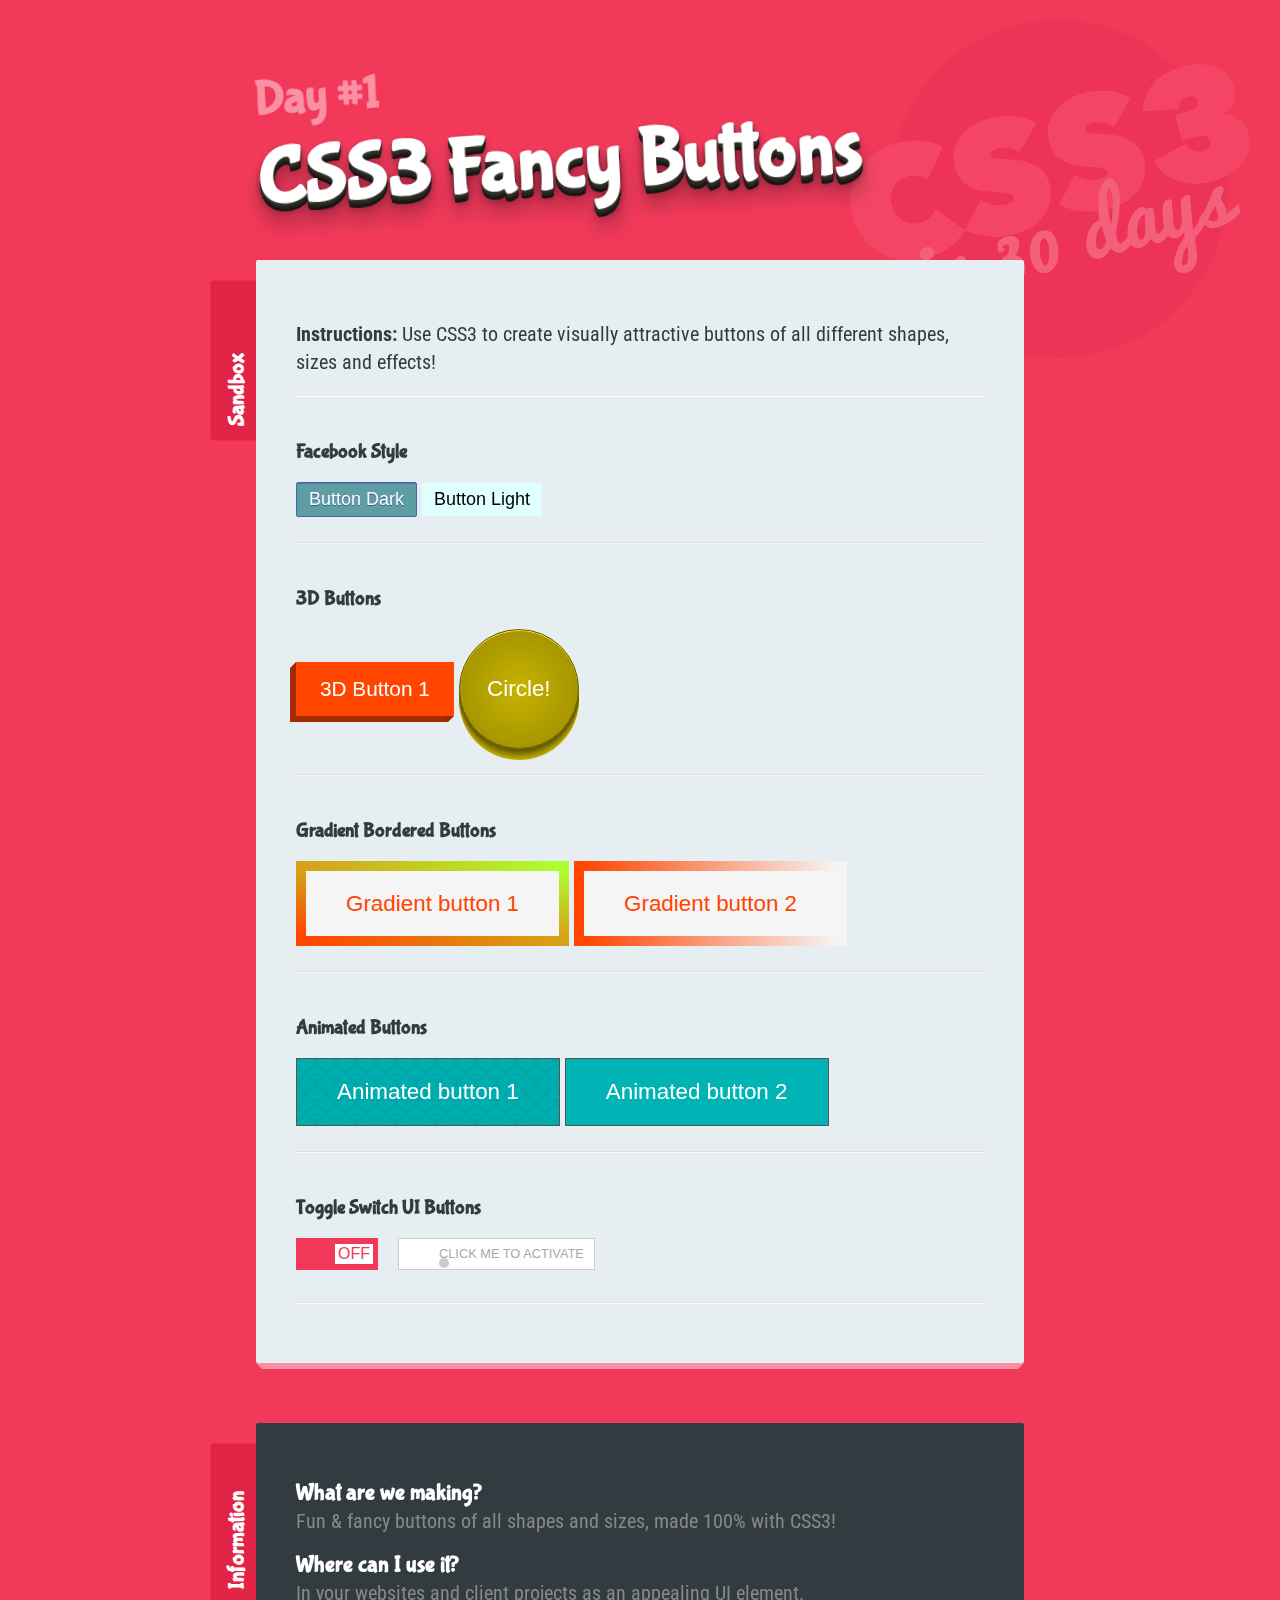
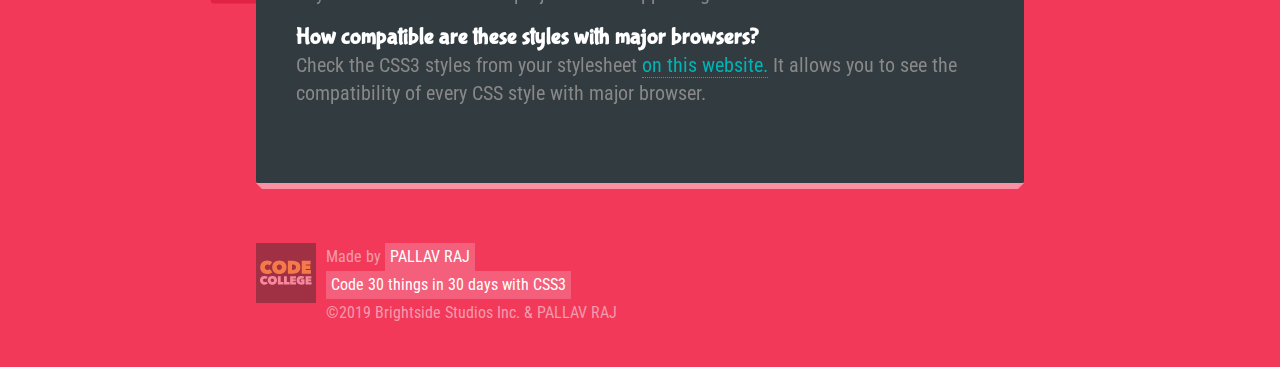
<file: Day 1/index.html>
<!DOCTYPE html>
<html>
  <head>
    <meta charset="utf-8">
    <title>CSS3 Fancy Buttons | Code 30 Things in 30 Days with CSS3</title>

    <!-- NORMALIZE CSS -->
    <link rel="stylesheet" href="../_theme-styles/normalize.css">

    <!-- PROJECT THEME CSS -->
    <link rel="stylesheet" href="../_theme-styles/theme.css">

    <!-- SANDBOX CSS (this is your file!) -->
    <link rel="stylesheet" href="sandbox.css">

<link href="https://fonts.googleapis.com/css?family=Bubblegum+Sans|Nova+Mono|Roboto+Condensed" rel="stylesheet">
  </head>
  <body>
    <h1><small>Day #1</small> CSS3 Fancy Buttons</h1>



    <div class="sandbox">
      <h2>Sandbox <small>This is where I play</small></h2>
      <div class="content">

        <p><strong>Instructions:</strong> Use CSS3 to create visually attractive buttons of all different shapes, sizes and effects!</p>

        <section>

          <h4>Facebook Style</h4>
          <button type="button" name="button" class="facebook-style-btn facebook-style-dark">Button Dark</button>

          <button type="button" name="button" class="facebook-style-btn facebook-style-light">Button Light</button>

        </section>

        <section>

          <h4>3D Buttons</h4>
          <button type="button" name="button" class="btn-3d-1">3D Button 1</button>

          <button type="button" name="button" class="btn-3d-2">Circle!</button>

        </section>

        <section>

          <h4>Gradient Bordered Buttons</h4>
          <button type="button" name="button" class="gradient-button-1">Gradient button 1</button>
          <button type="button" name="button" class="gradient-button-2">Gradient button 2</button>

        </section>

        <section>

          <h4>Animated Buttons</h4>

          <button type="button" name="button" class="animated-button-1">Animated button 1</button>
          <button type="button" name="button" class="animated-button-2">Animated button 2</button>

        </section>

        <section>

          <h4>Toggle Switch UI Buttons</h4>

          <label for="toggle1" class="toggle-1">
            <input type="checkbox" id="toggle1" class="toggle-1__input" />
            <span class="toggle-1__button"></span>
          </label>

          <label for="toggle2" class="toggle-2">
            <input type="checkbox" id="toggle2" class="toggle-2__input" />
            <span class="toggle-2__button">Click me to activate</span>
          </label>
        </section>

      </div>
    </div>

    <!--<div class="final-result">-->
        <!--<h2>Final Result <small>Use this for reference!</small></h2>-->
        <!--<div class="content">-->

          <!--<section>-->

            <!--<h4>Facebook Style</h4>-->
            <!--<button type="button" name="button" class="final__facebook-style-btn final__facebook-style-dark">Button Dark</button>-->

            <!--<button type="button" name="button" class="final__facebook-style-btn final__facebook-style-light">Button Light</button>-->

          <!--</section>-->

          <!--<section>-->

            <!--<h4>3D Buttons</h4>-->
            <!--<button type="button" name="button" class="final__btn-3d-1">3D Button 1</button>-->

            <!--<button type="button" name="button" class="final__btn-3d-2">Circle!</button>-->

          <!--</section>-->

          <!--<section>-->

            <!--<h4>Gradient Bordered Buttons</h4>-->
            <!--<button type="button" name="button" class="final__gradient-button-1">Gradient button 1</button>-->
            <!--<button type="button" name="button" class="final__gradient-button-2">Gradient button 2</button>-->

          <!--</section>-->

          <!--<section>-->

            <!--<h4>Animated Buttons</h4>-->

            <!--<button type="button" name="button" class="final__animated-button-1">Animated button 1</button>-->
            <!--<button type="button" name="button" class="final__animated-button-2">Animated button 2</button>-->

          <!--</section>-->

          <!--<section>-->

            <!--<h4>Toggle Switch UI Buttons</h4>-->


            <!--<label for="final-toggle1" class="final__toggle-1">-->
              <!--<input type="checkbox" id="final-toggle1" class="final__toggle-1__input" />-->
              <!--<span class="final__toggle-1__button"></span>-->
            <!--</label>-->

            <!--<label for="final-toggle2" class="final__toggle-2">-->
              <!--<input type="checkbox" id="final-toggle2" class="final__toggle-2__input" />-->
              <!--<span class="final__toggle-2__button">Click me to activate</span>-->
            <!--</label>-->


          <!--</section>-->

        <!--</div>-->
    <!--</div>-->

    <div class="info">
      <h2>Information <small>About this lesson</small></h2>
      <h3>What are we making?</h3>
      <p>Fun &amp; fancy buttons of all shapes and sizes, made 100% with CSS3!</p>

      <h3>Where can I use it?</h3>
      <p>In your websites and client projects as an appealing UI element.</p>

      <h3>How compatible are these styles with major browsers?</h3>
      <p>Check the CSS3 styles from your stylesheet <a href="http://caniuse.com/">on this website.</a> It allows you to see the compatibility of every CSS style with major browser.</p>
    </div>

    <footer>
      <div class="logo">
        <a href="http://codecollege.ca/" id="logo">

          <img src="../_theme-styles/img/bggray.svg" width="60px" id="logo_bg-gray">
          <img src="../_theme-styles/img/bgyellow.svg" width="60px" id="logo_bg-yellow">
          <img src="../_theme-styles/img/codecollegelogo.svg" width="60px" id="logo_codecollege">

          <!-- <img src="../_theme-styles/img/codecollegelogo.png" alt="Learn to Code at CodeCollege.ca" height="60px"> -->

        </a>
      </div>
      <div class="made-by">
        Made by <a href="http://bradhussey.ca/">PALLAV RAJ</a>
      </div>
      <div class="course">
        <a href="http://codecollege.ca/">Code 30 things in 30 days with CSS3</a>
      </div>
      <div class="copyright">
        &copy;2019 Brightside Studios Inc. & PALLAV RAJ
      </div>
    </footer>
  </body>
</html>
</file>
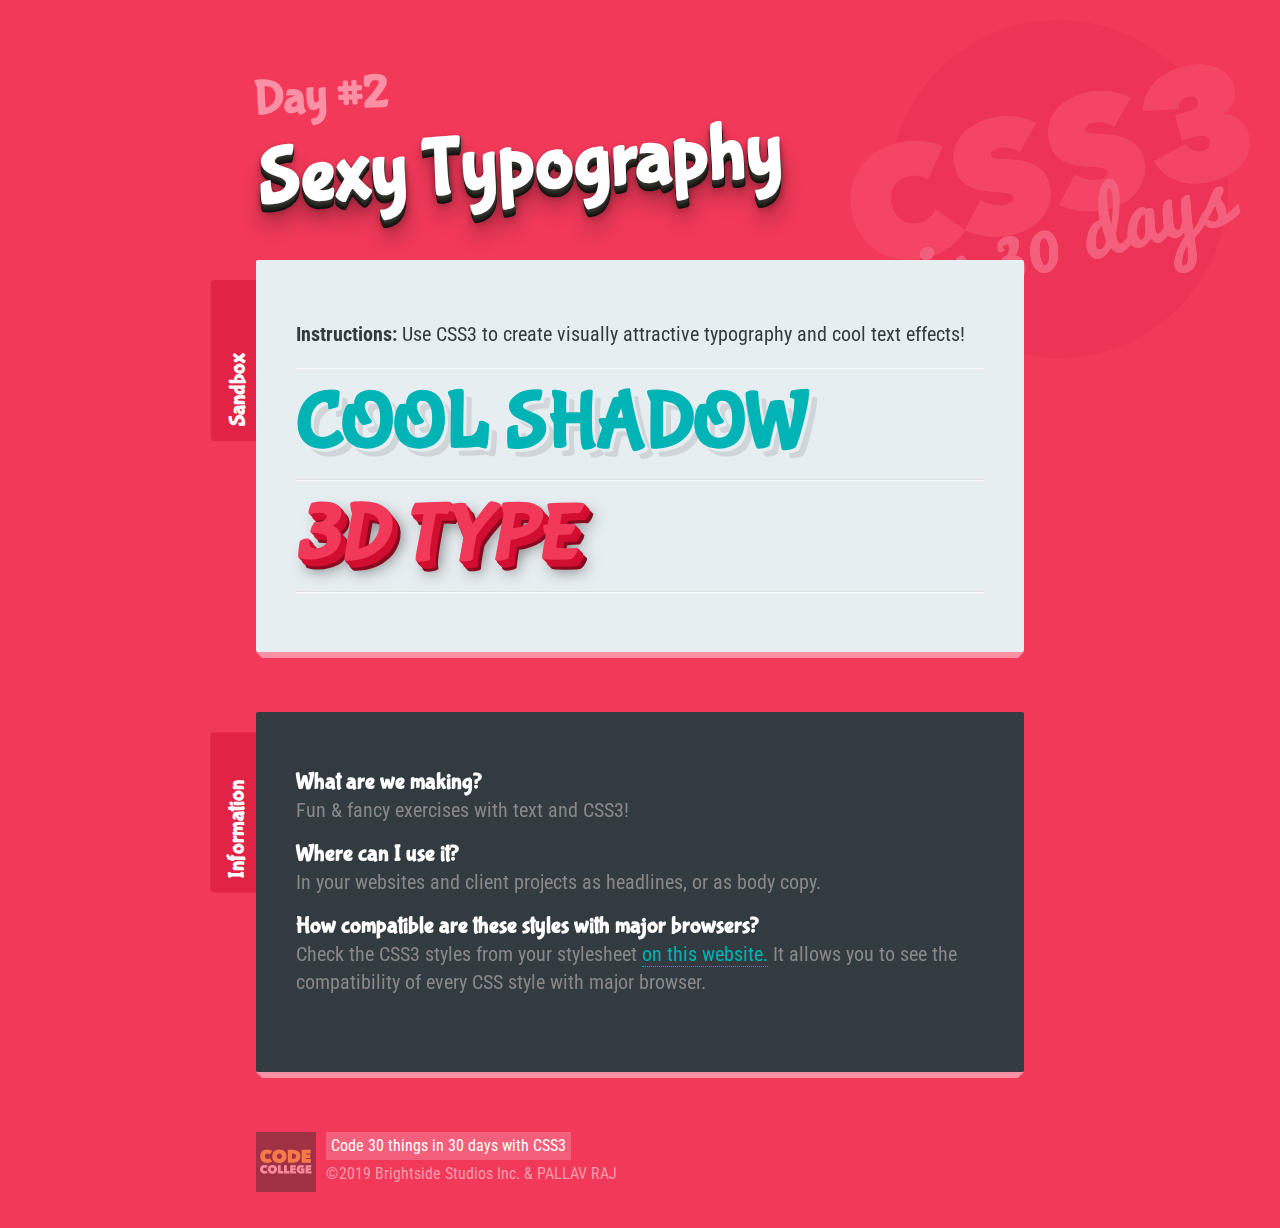
<file: DAY 2/index.html>
<!DOCTYPE html>
<html>
  <head>
    <meta charset="utf-8">
    <title>Sexy Typography | Code 30 Things in 30 Days with CSS3</title>

    <!-- NORMALIZE CSS -->
    <link rel="stylesheet" href="../_theme-styles/normalize.css">

    <!-- PROJECT THEME CSS -->
    <link rel="stylesheet" href="../_theme-styles/theme.css">


    <!-- SANDBOX CSS (this is your file!) -->
    <link rel="stylesheet" href="sandbox.css">

<link href="https://fonts.googleapis.com/css?family=Bubblegum+Sans|Nova+Mono|Roboto+Condensed" rel="stylesheet">
  </head>
  <body>
    <h1><small>Day #2</small> Sexy Typography</h1>



    <div class="sandbox">
      <h2>Sandbox <small>This is where you play</small></h2>
      <div class="content">

        <p><strong>Instructions:</strong> Use CSS3 to create visually attractive typography and cool text effects!</p>

        <section>

          <h4 class="shadow-typo">Cool Shadow</h4>

        </section>

        <section>

          <h4 class="threedee-typo">3D Type</h4>

        </section>

      </div>
    </div>



    <div class="info">
      <h2>Information <small>About this lesson</small></h2>
      <h3>What are we making?</h3>
      <p>Fun &amp; fancy exercises with text and CSS3!</p>

      <h3>Where can I use it?</h3>
      <p>In your websites and client projects as headlines, or as body copy.</p>

      <h3>How compatible are these styles with major browsers?</h3>
      <p>Check the CSS3 styles from your stylesheet <a href="http://caniuse.com/">on this website.</a> It allows you to see the compatibility of every CSS style with major browser.</p>
    </div>

    <footer>
      <div class="logo">
        <a href="http://codecollege.ca/" id="logo">

          <img src="../_theme-styles/img/bggray.svg" width="60px" id="logo_bg-gray">
          <img src="../_theme-styles/img/bgyellow.svg" width="60px" id="logo_bg-yellow">
          <img src="../_theme-styles/img/codecollegelogo.svg" width="60px" id="logo_codecollege">

          <!-- <img src="../_theme-styles/img/codecollegelogo.png" alt="Learn to Code at CodeCollege.ca" height="60px"> -->

        </a>
      </div>

      <div class="course">
        <a href="http://codecollege.ca/">Code 30 things in 30 days with CSS3</a>
      </div>
      <div class="copyright">
        &copy;2019 Brightside Studios Inc. & PALLAV RAJ
      </div>
    </footer>
  </body>
</html>
</file>
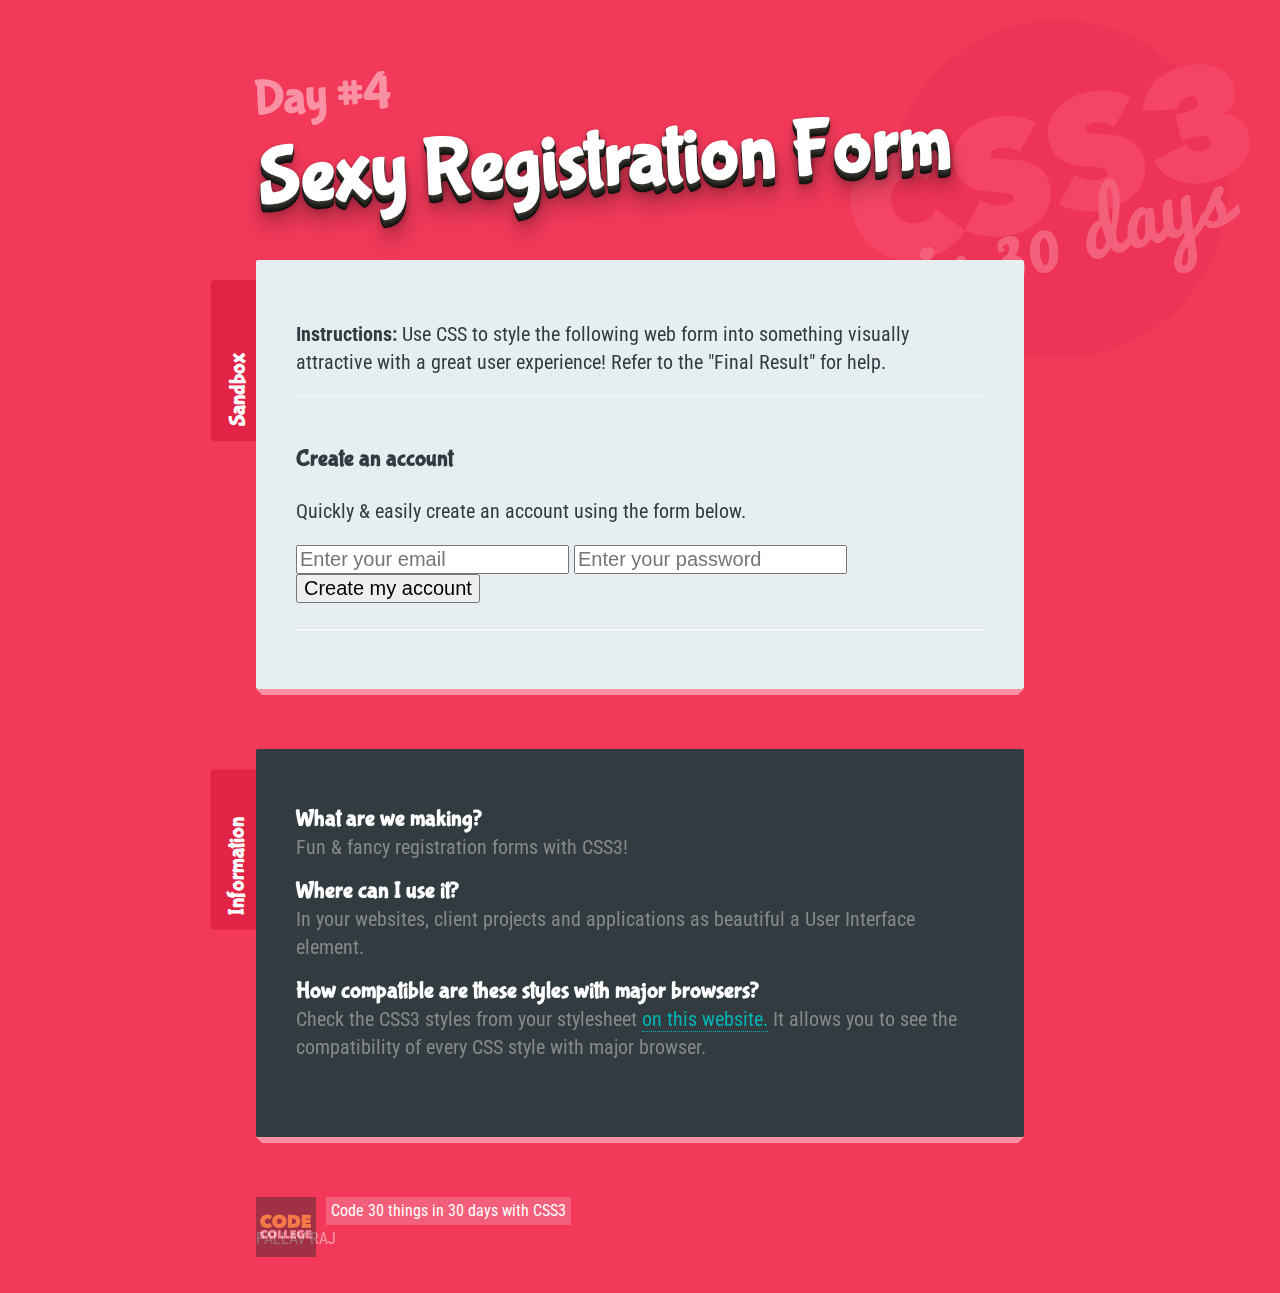
<file: DAY 4/index.html>
<!DOCTYPE html>
<html>
  <head>
    <meta charset="utf-8">
    <title>Sexy Registration Form | Code 30 Things in 30 Days with CSS3</title>

    <!-- NORMALIZE CSS -->
    <link rel="stylesheet" href="../_theme-styles/normalize.css">

    <!-- PROJECT THEME CSS -->
    <link rel="stylesheet" href="../_theme-styles/theme.css">


    <!-- SANDBOX CSS (this is your file!) -->
    <link rel="stylesheet" href="sandbox.css">

<link href="https://fonts.googleapis.com/css?family=Bubblegum+Sans|Nova+Mono|Roboto+Condensed" rel="stylesheet">
  </head>
  <body>
    <h1><small>Day #4</small> Sexy Registration Form</h1>



    <div class="sandbox">
      <h2>Sandbox <small>This is where you play</small></h2>
      <div class="content">

        <p><strong>Instructions:</strong> Use CSS to style the following web form into something visually attractive with a great user experience! Refer to the "Final Result" for help.</p>

        <section>

          <div class="register-wrapper">
            <div class="register-block">
              <h3 class="register-title">Create an account</h3>
              <p>Quickly &amp; easily create an account using the form below.</p>
              <form action="">
                <input type="email" placeholder="Enter your email"/>
                <input type="password" placeholder="Enter your password" />
                <input type="submit" value="Create my account"/>
              </form>
            </div>
          </div>

        </section>

      </div>
    </div>


    <div class="info">
      <h2>Information <small>About this lesson</small></h2>
      <h3>What are we making?</h3>
      <p>Fun &amp; fancy registration forms with CSS3!</p>

      <h3>Where can I use it?</h3>
      <p>In your websites, client projects and applications as beautiful a User Interface element.</p>

      <h3>How compatible are these styles with major browsers?</h3>
      <p>Check the CSS3 styles from your stylesheet <a href="http://caniuse.com/">on this website.</a> It allows you to see the compatibility of every CSS style with major browser.</p>
    </div>

    <footer>
      <div class="logo">
        <a href="http://codecollege.ca/" id="logo">

          <img src="../_theme-styles/img/bggray.svg" width="60px" id="logo_bg-gray">
          <img src="../_theme-styles/img/bgyellow.svg" width="60px" id="logo_bg-yellow">
          <img src="../_theme-styles/img/codecollegelogo.svg" width="60px" id="logo_codecollege">

          <!-- <img src="../_theme-styles/img/codecollegelogo.png" alt="Learn to Code at CodeCollege.ca" height="60px"> -->

        </a>
      </div>
      <div class="course">
        <a href="http://codecollege.ca/">Code 30 things in 30 days with CSS3</a>
      </div>
       PALLAV RAJ
      </div>
    </footer>
  </body>
</html>
</file>
<file: _theme-styles/theme.css>
/* ========================================
   THEME.CSS
   These are the styles for the theme of
   the lesson.

   Course:  CSS3 in 30 Days
   Author:  Brad Hussey
   Website: codecollege.ca
   ====================================== */

body {
  font-family: 'Roboto Condensed', "Helvetica Neue", Helvetica, Arial, sans-serif;

  /* DARK PINK */
  background: #f2395a;

  /*TEAL*/
  /*background: #00B3B4;*/

  font-size: 20px;
  line-height: 28px;
  color: #323b40;
  margin: 40px 0;
}

  body::before {
    position: fixed;
    content: "";
    height: 400px;
    width: 400px;
    top: 20px;
    right: 30px;
    background: url('../_theme-styles/img/CSS30_Logo.png') no-repeat;
    background-size: 100%;
    opacity: .2;
  }


h1,h2,h3,h4,h5,h6 {
  font-family: 'Bubblegum Sans', cursive;
}

  h1 {
    width: 60%;
    max-width: 960px;
    margin: 0 auto 60px;
    transform: rotate(-3deg);
    color: white;
    text-align: left;
    font-size: 5rem;
    line-height: 5rem;
    text-shadow:  0 1px 0 hsl(52,7%,20%),
                  0 2px 0 hsl(52,7%,18%),
                  0 3px 0 hsl(52,7%,16%),
                  0 4px 0 hsl(52,7%,14%),
                  0 5px 0 hsl(52,7%,12%),
                  0 6px 0 hsl(52,7%,10%),
                  0 7px 0 hsl(52,7%,8%),
                  0 8px 0 hsl(52,7%,6%),

                  0 0 5px rgba(0,0,0,.05),
                  0 1px 3px rgba(0,0,0,.2),
                  0 3px 5px rgba(0,0,0,.2),
                  0 5px 10px rgba(0,0,0,.2),
                  0 10px 10px rgba(0,0,0,.2),
                  0 20px 20px rgba(0,0,0,.3);
  }

    h1 small {
      font-size: 3rem;
      display: block;
      color: #fa90a3;
      text-shadow: none;
    }


  h2 {
    color: white;
  }

    h2 small {
      font-weight: normal;
      font-size: 1rem;
      display: block;
      color: #323b40;
    }

  h3 small {
    font-weight: normal;
    font-family: 'Roboto Condensed', "Helvetica Neue", Helvetica, Arial, sans-serif;
    color: #888;
    display: block;
  }

  h4 {
    margin: 1rem 0
  }


a:link, a:visited {
  color: #00B3B4;
  text-decoration: none;
  border-bottom: dotted 1px #00B3B4;
}
  a:hover {
    background: #00B3B4;
    color: white;
    text-decoration: none;
  }


button {
  font-size: 1rem;
}


code {
  background: #fd6000;
  color: white;
  padding: 4px 6px;
  font-family: 'Nova Mono', monospace;
  font-size: 1rem;
  border-radius: 2px;
  box-shadow: inset 0 1px 2px #5e2400;
  display: inline-block;
}


section {
  position: relative;
  border-top: solid 1px #f9f9f9;
  border-bottom: solid 1px #ddd;
  padding: 25px 0;
}

  section:first-child::before {
    position: absolute;
    content: "";
    width: 100%;
    height: 1px;
    border-top: solid 1px #ddd;
    top: -2px;
    left: 0;
  }

  section:last-child::after {
    position: absolute;
    content: "";
    width: 100%;
    border-top: solid 1px white;
    bottom: -2px;
    left: 0;
  }

  section footer {
    margin: inherit;
    width: inherit;
    color: inherit;
    font-size: inherit;
  }

  section header,
  section article,
  section nav,
  section aside,
  section footer,
  section .logo,
  section .articles {
    background: rgba(140, 204, 231, 0.2);
    border: solid 1px rgba(140, 204, 231, 0.3);
    padding: 2%;
    margin: 0 0 2%;
    font-size: 1rem;
    box-sizing: border-box;
  }

  section ul {
    list-style: none;
    margin: 0;
    padding: 0;
  }

    section ul li {
      display: inline-block;
      margin: 0 2% 0 0;
    }


.course-files {
  text-align: center;
}


a.button-theme {
  color: white;
  font-weight: bold;
  text-transform: uppercase;
}


.button-theme {
  position: relative;
	display: inline-block;
	padding: 10px 30px;
	text-align: center;
	color: white;

	text-shadow:-1px -1px 0 #2C7982;
	background: #00B3B4;
	border:1px solid #379AA4;

	-webkit-border-radius:4px;
	-moz-border-radius:4px;
	border-radius:4px;

	-webkit-box-shadow:0 1px 0 rgba(255, 255, 255, .5) inset, 0 -1px 0 rgba(255, 255, 255, .1) inset, 0 4px 0 #338A94, 0 4px 2px rgba(0, 0, 0, .5);
	-moz-box-shadow:0 1px 0 rgba(255, 255, 255, .5) inset, 0 -1px 0 rgba(255, 255, 255, .1) inset, 0 4px 0 #338A94, 0 4px 2px rgba(0, 0, 0, .5);
	box-shadow:0 1px 0 rgba(255, 255, 255, .5) inset, 0 -1px 0 rgba(255, 255, 255, .1) inset, 0 4px 0 #338A94, 0 4px 2px rgba(0, 0, 0, .5);
}

  .button-theme::before {
  	background:#fa90a3;
  	background-image: -webkit-gradient(linear, 0% 0%, 0% 100%, from(#ef758b), to(#fa90a3));

  	-webkit-border-radius: 4px;
  	-moz-border-radius: 4px;
  	border-radius: 4px;

  	-webkit-box-shadow: 0 1px 2px rgba(0, 0, 0, .3) inset, 0 1px 0 rgba(255, 255, 255, .5);
  	-moz-box-shadow: 0 1px 2px rgba(0, 0, 0, .3) inset, 0 1px 0 rgba(255, 255, 255, .5);
  	box-shadow: 0 1px 2px rgba(0, 0, 0, .3) inset, 0 1px 0 rgba(255, 255, 255, .5);

  	position: absolute;
  	content: "";
  	left: -15px;
    right: -15px;
  	top: -14px;
    bottom: -17px;
  	z-index: -1;
  }

  .button-theme:active {
    -webkit-box-shadow:0 1px 0 rgba(255, 255, 255, .5) inset, 0 -1px 0 rgba(255, 255, 255, .1) inset, 0 2px 0 #338A94, 0 2px 2px rgba(0, 0, 0, .5);
  	-moz-box-shadow:0 1px 0 rgba(255, 255, 255, .5) inset, 0 -1px 0 rgba(255, 255, 255, .1) inset, 0 2px 0 #338A94, 0 2px 2px rgba(0, 0, 0, .5);
  	box-shadow:0 1px 0 rgba(255, 255, 255, .5) inset, 0 -1px 0 rgba(255, 255, 255, .1) inset, 0 2px 0 #338A94, 0 2px 2px rgba(0, 0, 0, .5);
  	top: 4px;
  }

  .button-theme:active::before{
  	top: -18px;
  	bottom: -13px;
  }

  .button-theme:hover {
  	background: #0bbfc0;
  }

  .button-theme small {
    display: block;
    color: #007a7b;
    text-shadow: none;
  }


.sandbox,
.final-result,
.info {
  position: relative;
  background: #e7eef1;
  width: 60%;
  max-width: 960px;
  margin: 60px auto;
  padding: 40px 40px 60px;
  box-sizing: border-box;
  border-radius: 2px;
  box-shadow: 0 12px 0 -6px #fa90a3;
}

  .sandbox::before,
  .final-result::before,
  .info::before {
    position: absolute;
    display: block;
    content: "";
    border: solid 6px transparent;
    border-right: solid 6px #fa90a3;
    border-top-width: 0px;
    background: none;
    bottom: -6px;
    left: -6px;
  }

  .sandbox::after,
  .final-result::after,
  .info::after {
    position: absolute;
    display: block;
    content: "";
    border: solid 6px transparent;
    border-top: solid 6px #fa90a3;
    border-bottom-width: 0px;
    background: none;
    right: 0;
    bottom: -6px;
  }


  .sandbox h2,
  .final-result h2,
  .info h2 {
    font-size: 1.4rem;
    display: inline-block;
    transform: rotate(-90deg);
    transition: all ease-in-out .1s;
    position: absolute;
    top: 60px;
    left: -85px;
    background: #e12345;
    margin: 0;
    line-height: 1.6rem;
    padding: 15px;
    z-index: -2;
    border-radius: 4px;
    min-width: 130px;
  }

  .sandbox:hover h2,
  .final-result:hover h2,
  .info:hover h2 {
    left: -110px;
  }

  .sandbox .button-theme,
  .final-result .button-theme {
    display: block;
    width: 80%;
    margin: 0 auto;
  }


.info {
  background: #323b40;
  color: white;
}

  .info h3 {
    margin: 1rem 0 0;
  }
  .info p {
    margin: 0 0 1rem;
    color: #888;
  }


.sticky-footer-lesson footer {
  position: relative;
  background: #e7eef1;
  padding: 40px 40px 60px;
  box-sizing: border-box;
  border-radius: 2px;
  color: #333;
}

  .sticky-footer-lesson footer a:link {
    color: #e12345;
  }

footer {
  width: 60%;
  max-width: 960px;
  margin: 0 auto;
  font-size: 1rem;
  color: #f29baa;
}

  footer a:link,
  footer a:visited {
    position: relative;
    display: inline-block;
    background: rgba(255,255,255, 0.2);
    padding: 0 5px;
    border: none;
    text-decoration: none;
    color: white;
  }
    footer a:hover {
      background: rgba(255,255,255, 0.4);
      box-shadow: -3px 3px 0 #eb2447;
      transform: rotate(-1deg);
    }

  footer .made-by, footer .course, footer .copyright {
    padding-left: 70px;
    transition: all ease 1000ms;
  }

  footer #logo {
    position: relative;
    z-index: 9;
    opacity: .4;
    float: left;
    margin-right: 15px;
    padding: 0;
    background: none;
    flex-direction: row;
    box-shadow: none;
    transition: all ease 1000ms;
  }

    footer #logo img {
      position: absolute;
      transform-style: preserve-3d;
      transition: all ease 1000ms;
    }

    footer:hover #logo_codecollege {
      width: 100px;
    }

    footer:hover #logo_bg-yellow {
      width: 80px;
      transform: translateX(-10px) translateY(10px) translateZ(-10px);
    }

    footer:hover #logo_bg-gray {
      transform: translateX(-20px) translateY(20px) translateZ(-20px);
    }

    footer:hover #logo {
      opacity: 1;
      transform: perspective(400px) rotateX(40deg) rotateY(20deg) rotateZ(-25deg) translateX(0) translateY(0px) translateZ(0);
    }

    footer:hover .made-by, footer:hover .course, footer:hover .copyright {
      padding-left: 140px;
    }
</file>
<file: Day 1/sandbox.css>
.facebook-style-btn{
    border-radius: 2px;
    font-size:.9em;
    padding: 6px 12px;
}

.facebook-style-dark{
    box-shadow: inset 0 1px 0 0 #4d73bf;
    background: cadetblue;
    border:solid 1px #4267b2;
    color:white;
    text-shadow:0 1px 0 #3359a5;
}

.facebook-style-dark:hover{
    background: blue;
}

.facebook-style-dark:active{
    background: aliceblue;
    border-color:red;
}

.facebook-style-light{
    background: lightcyan;
    border: deeppink;
    color: black;

}

.facebook-style-light:hover{
    background: #dddddd;
}

.facebook-style-light:active{
    background: maroon;
    border-color:darkblue;
}

.btn-3d-1{
    position: relative;
    background: orangered;
    border: none;
    color: white;
    padding:15px 24px;
    font-size: 1.3rem;
    box-shadow: -6px 6px 0 hsl(16,100%,32%);
    outline: none;
}

.btn-3d-1:active{
    background: hsl(16,100%,50%);
    top:3px;
    left: -3px;
    box-shadow:-3px 3px 0 hsl(16,100%,30%);
}

.btn-3d-1:hover{
    background: hsl(16,100%,45%);
}

.btn-3d-1::before{
    position: absolute;
    display: block;
    content: "";
    height:0;
    width:0;

    border:solid 6px transparent;
    border-right: solid 6px hsl(16,100%,30%);
    border-left-width:0;
    top:0;
    left:-6px;
}

.btn-3d-1::after{
    position: absolute;
    display: block;
    content: "";
    height:0;
    width:0;

    border:solid 6px transparent;
    border-top: solid 6px hsl(16,100%,30%);
    border-bottom-width:0;
    right:0;
    bottom:-6px;
}

.btn-3d-1:active::before{

    border: solid 3px transparent;
    border-right:solid 3px hsl(16,100%,30%);
    border-left-width:0;
    left:-3px;

}

.btn-3d-1:active::after{

    border: solid 3px transparent;
    border-top:solid 3px hsl(16,100%,30%);
    border-bottom-width:0;
    bottom:-3px;

}


/*3D CIRCLE BUTTON*/


.btn-3d-2{
    position: relative;

    background:#3359a5;
    background: radial-gradient(hsl(54,100%,39%), hsl(54,100%,30%));

    font-size: 1.4rem;
    text-shadow: 0,-1px,0,#2C7982;
    color:white;
    border: solid 1px hsl(54,100%,20%);
    border-radius: 100%;
    height: 120px;
    width: 120px;
    z-index: 4;

    outline: none;

    box-shadow: inset 0 1px 0 hsl(54,100%,60%),
    0 2px 0 hsl(54,100%,20%),
    0 3px 0 hsl(54,100%,22%),
    0 4px 0 hsl(54,100%,24%),
    0 5px 0 hsl(54,100%,26%),
    0 6px 0 hsl(54,100%,28%),
    0 7px 0 hsl(54,100%,30%),
    0 8px 0 hsl(54,100%,32%),
    0 9px 0 hsl(54,100%,34%),
    0 10px 0 hsl(54,100%,36%),
    0 11px 0 hsl(54,100%,38%);

}

.btn-3d-2:hover{
    background: radial-gradient(hsl(54,100%,35%),hsl(54,70%,45%));
}

.btn-3d-2:active{
    background: radial-gradient(hsl(54,100%,50%),hsl(54,70%,45%));

    top: 2px;

    box-shadow: inset 0 1px 0 hsl(54,100%,60%),
    0 2px 0 hsl(54,100%,20%),
    0 3px 0 hsl(54,100%,22%),
    0 4px 0 hsl(54,100%,24%),
    0 5px 0 hsl(54,100%,26%),
    0 6px 0 hsl(54,100%,28%),
    0 7px 0 hsl(54,100%,30%),
    0 8px 0 hsl(54,100%,32%),
    0 9px 0 hsl(54,100%,34%);
}



/*GRADIENT BORDER BUTTON*/

.gradient-button-1{

    position: relative;
    display: inline-block;
    z-index: 1;
    padding: 20px 40px;
    font-size: 1.4rem;
    box-sizing: border-box;
    background-color: whitesmoke;
    border: solid 10px transparent;
    border-image: linear-gradient(to top right,orangered, greenyellow);
    border-image-slice:1;
    color: orangered;
    transition: all .3s ease;
}

.gradient-button-1:hover{
    background-image: linear-gradient(to top right,orangered,yellowgreen);
    color: #FFFF;
}

.gradient-button-2{
    position: relative;
    display: inline-block;
    z-index: 1;
    padding: 20px 40px;
    font-size: 1.4rem;
    box-sizing: border-box;
    background-color: whitesmoke;
    border: solid 10px transparent;
    border-image: linear-gradient(to  right,orangered, transparent);
    border-image-slice:1;
    color: orangered;
    transition: all .3s ease;
}

.gradient-button-2:hover{
    background-image: linear-gradient(to right,orangered,transparent);
    color: #FFFF;
    border-right-style:none;
}

/*ANIMATED BUTTON*/


.animated-button-1{

    position: relative;
    display: inline-block;
    padding: 20px 40px;
    font-size: 1.4rem;
    background-color: #00b3b4;

    background-image: url("pattern.png");
    background-size: 40px 40px;
    border: solid 1px #555;
    color: white;
    transition: all ease .3s;


}

.animated-button-1:hover{
    animation: loading-button-animation 2s linear infinite;

}

@keyframes loading-button-animation {
    from{
        background-position: 0 0;

    }
    to{
        background-position: 40px 0;
    }
}

.animated-button-2{

    position: relative;
    display: inline-block;
    padding: 20px 40px;
    font-size: 1.4rem;
    background-color: #00b3b4;

    background-size: 40px 40px;
    border: solid 1px #555;
    color: white;
    transition: all ease .3s;


}



.animated-button-2::after{
    position: absolute;
    top:30%;
    right: .6em;
    content: ">>";
    transition: all ease .3s;
    opacity: 0;
}

.animated-button-2:hover{
    padding: 20px 60px 20px 20px;
}

.animated-button-2:hover::after{
    right: 1.2em;
    opacity: 1;
}

/*TOGGLE BUTTON*/

.toggle-1{
    font-family: Helvetica, Arial, sans-serif;
    display: inline-block;
    vertical-align: top;
    margin: 0 15px 0 0;
}

.toggle-1__input{
    display: none;
}


.toggle-1__button{
    position: relative;
    display: inline-block;
    font-size: 1rem;
    line-height: 20px;
    text-transform: uppercase;
    background-color: #f2395a;
    border:solid 1px #f2395a ;
    color: white;
    width: 80px;
    height: 30px;
    transition: all ease .3s;
    cursor: pointer;
}

.toggle-1__button::before{
    position: absolute;
    top:5px;
    left: 38px;
    content: "off";
    display: inline-block;
    height: 20px;
    padding: 0 3px;
    background: white;
    color: #f2395a;
    transition: all .3s ease;

}

.toggle-1__input:checked+ .toggle-1__button{
    background: #00b3b4;

}

.toggle-1__input:checked +.toggle-1__button::before{
    left: 5px;
    content: "on";
    color: #00b3b4;

}

.toggle-2 {

    font-family: Helvetica, Arial, sans-serif;
    font-size:.8rem;
    display: inline-block;
    vertical-align: top;
    margin: 0 15px 0 0;

}

.toggle-2__input{
    display: none;

}

.toggle-2__button{
    position: relative;
    display: inline-block;
    line-height: 20px;
    text-transform: uppercase;
    background: white;
    color: #aaa;
    border: solid 1px #ccc;
    padding: 5px 10px 5px 30px;
    transition: all .3s ease;
    cursor: pointer;
}

.toggle-2__button::before{
    position: relative;
    top: 10px;
    left: 10px;
    display: inline-block;
    width: 10px;
    height: 10px;
    background: #ccc;
    content: "";
    transition: all .3s ease;
    border-radius: 100%;

}


.toggle-2__input:checked+.toggle-2__button{
    background: #00b3b4;
    border-color: #00B3B4;
    color: white;
}

.toggle-2__input:checked+ .toggle-2__button::before{
    background-color: whitesmoke;
}
</file>
<file: DAY 2/sandbox.css>
/*SHADOW EFFECT*/

.shadow-typo{
    position: relative;
    text-transform: uppercase;
    font-size: 5rem;
    display: inline-block;
    color: #00b3b4;
    text-shadow: 3px 3px 0px #e7eef1, 8px 8px 0px rgba(0,0,0,0.1);
}

.threedee-typo{
    position: relative;
    text-transform: uppercase;
    color: #f2395a;
    font-size: 5rem;
    -webkit-transform: skew(-5deg, -5deg) rotate(5deg);
    transform: skew(-5deg, -5deg) rotate(5deg);
    transform-origin: center center;
    text-shadow: 1px 1px #d10e31,
                2px 2px #d10e31,
                3px 3px #d10e31,
                4px 4px #d10e31,
                5px 5px #d10e31,
                6px 6px #d10e31,
                7px 7px #d10e31,
                8px 8px #890920,
                9px 9px #890920,
                10px 10px #890920,
                11px 11px 15px rgba(0,0,0,0.5);




}
</file>
<file: DAY 4/sandbox.css>
.register-wrapper{


}
</file>
